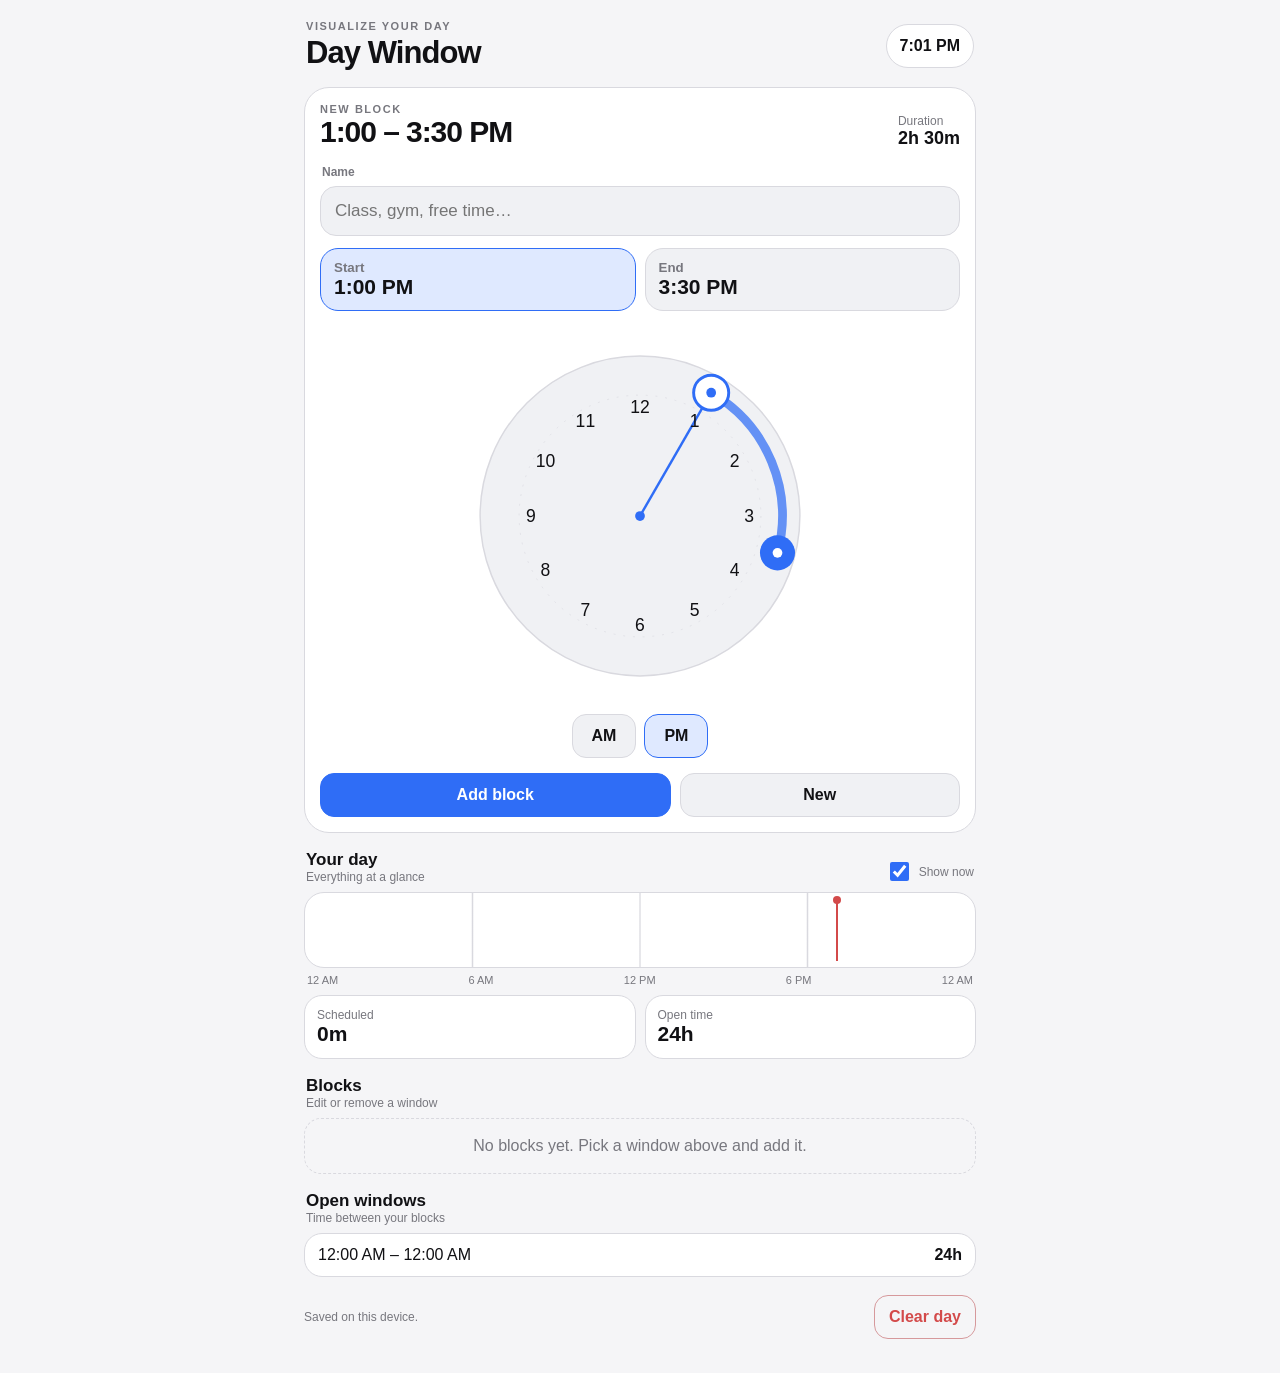
<file: index.html>
<!doctype html>
<html lang="en">
<head>
<meta charset="utf-8">
<meta name="viewport" content="width=device-width,initial-scale=1,viewport-fit=cover,user-scalable=no">
<meta name="theme-color" content="#0a0a0b">
<meta name="apple-mobile-web-app-capable" content="yes">
<meta name="apple-mobile-web-app-status-bar-style" content="black-translucent">
<meta name="apple-mobile-web-app-title" content="Day Window">
<link rel="manifest" href="manifest.webmanifest">
<link rel="icon" href="icon.svg">
<title>Day Window</title>
<style>
:root{color-scheme:light dark;--bg:#f5f5f7;--panel:#fff;--panel2:#f0f1f4;--text:#111114;--muted:#77777e;--border:#d9d9df;--accent:#2f6df6;--soft:#dfe9ff;--danger:#d34a4a}
@media(prefers-color-scheme:dark){:root{--bg:#090a0c;--panel:#15161a;--panel2:#1d1e23;--text:#f5f5f7;--muted:#9b9ba3;--border:#2d2f36;--accent:#729aff;--soft:#1f315f;--danger:#ff7373}}
*{box-sizing:border-box}html,body{margin:0;background:var(--bg);color:var(--text);font-family:-apple-system,BlinkMacSystemFont,"SF Pro Display","Segoe UI",sans-serif}body{padding:env(safe-area-inset-top) 0 env(safe-area-inset-bottom);min-height:100dvh}button,input{font:inherit}button{cursor:pointer}.app{width:min(100%,700px);margin:auto;padding:18px 14px 34px}.top{display:flex;justify-content:space-between;align-items:center;gap:12px;margin:2px 2px 16px}.eyebrow{font-size:11px;text-transform:uppercase;letter-spacing:.14em;color:var(--muted);font-weight:800}.top h1{margin:3px 0 0;font-size:31px;letter-spacing:-.03em}.nowBtn{min-height:44px;padding:0 13px;border-radius:999px;border:1px solid var(--border);background:var(--panel);color:var(--text);font-weight:800}.card{background:var(--panel);border:1px solid var(--border);border-radius:25px;padding:15px}.summary{display:flex;justify-content:space-between;align-items:flex-end;gap:16px;flex-wrap:wrap}.range{font-size:30px;font-weight:850;letter-spacing:-.035em;font-variant-numeric:tabular-nums}.duration{font-size:18px;font-weight:800;font-variant-numeric:tabular-nums}.muted{color:var(--muted)}label.small{display:block;font-size:12px;color:var(--muted);font-weight:800;margin:16px 0 7px 2px}.titleInput{width:100%;height:50px;border-radius:16px;border:1px solid var(--border);background:var(--panel2);color:var(--text);padding:0 14px;font-size:17px;outline:none}.titleInput:focus{border-color:var(--accent)}.tabs{display:grid;grid-template-columns:1fr 1fr;gap:9px;margin-top:12px}.tab{min-height:63px;border-radius:18px;border:1px solid var(--border);background:var(--panel2);color:var(--text);padding:9px 13px;text-align:left}.tab.active{border-color:var(--accent);background:var(--soft)}.tab small{display:block;color:var(--muted);font-weight:800}.tab strong{font-size:21px;font-variant-numeric:tabular-nums}.dialWrap{display:flex;justify-content:center;margin:10px 0 3px}#dial{display:block;width:min(100%,390px);aspect-ratio:1;touch-action:none}.period{display:flex;justify-content:center;gap:8px}.period button,.primary,.secondary,.danger,.icon{min-height:44px;border-radius:14px;border:1px solid var(--border);font-weight:800}.period button,.secondary,.icon{background:var(--panel2);color:var(--text)}.period button{padding:0 19px}.period button.active{border-color:var(--accent);background:var(--soft)}.actions{display:flex;gap:9px;flex-wrap:wrap;margin-top:15px}.primary{flex:1 1 180px;background:var(--accent);border-color:var(--accent);color:white;padding:0 16px}.secondary{flex:1 1 110px;padding:0 16px}.section{margin-top:17px}.sectionHead{display:flex;justify-content:space-between;align-items:end;gap:10px;margin:0 2px 8px}.sectionTitle{font-size:17px;font-weight:850}.sectionNote{font-size:12px;color:var(--muted)}.dayStrip{position:relative;height:76px;border:1px solid var(--border);border-radius:20px;background:var(--panel);overflow:hidden}.gridlines{position:absolute;inset:0;background:linear-gradient(to right,transparent 24.8%,var(--border) 25%,transparent 25.2%,transparent 49.8%,var(--border) 50%,transparent 50.2%,transparent 74.8%,var(--border) 75%,transparent 75.2%)}.seg{position:absolute;top:11px;bottom:11px;border-radius:14px;background:var(--soft);border:1px solid var(--accent);min-width:3px}.nowLine{position:absolute;top:6px;bottom:6px;width:2px;background:var(--danger);z-index:5}.nowDot{position:absolute;top:3px;width:8px;height:8px;margin-left:-3px;border-radius:50%;background:var(--danger);z-index:6}.labels{display:flex;justify-content:space-between;color:var(--muted);font-size:11px;margin:6px 3px 0}.stats{display:grid;grid-template-columns:1fr 1fr;gap:9px;margin-top:9px}.stat{background:var(--panel);border:1px solid var(--border);border-radius:18px;padding:12px}.stat span{display:block;color:var(--muted);font-size:12px}.stat strong{font-size:21px;font-variant-numeric:tabular-nums}.toggle{display:flex;align-items:center;gap:7px;color:var(--muted);font-size:12px}.toggle input{width:19px;height:19px;accent-color:var(--accent)}.list{display:flex;flex-direction:column;gap:9px}.row,.gap{background:var(--panel);border:1px solid var(--border);border-radius:18px;padding:12px 13px}.row{display:grid;grid-template-columns:minmax(0,1fr) auto;gap:10px;align-items:center}.rowTitle{font-weight:850;white-space:nowrap;overflow:hidden;text-overflow:ellipsis}.rowTime{margin-top:3px;color:var(--muted);font-size:13px;font-variant-numeric:tabular-nums}.rowActions{display:flex;gap:6px}.icon{width:42px;padding:0;font-size:17px}.gap{display:flex;justify-content:space-between;gap:12px}.gap strong{font-variant-numeric:tabular-nums}.empty{border:1px dashed var(--border);border-radius:17px;padding:18px;text-align:center;color:var(--muted)}.footer{display:flex;justify-content:space-between;align-items:center;gap:10px;flex-wrap:wrap;margin-top:18px}.danger{padding:0 14px;background:transparent;color:var(--danger);border-color:color-mix(in srgb,var(--danger) 45%,var(--border))}@media(max-width:420px){.app{padding-left:11px;padding-right:11px}.card{padding:13px}.range{font-size:27px}}
</style>
</head>
<body>
<main class="app">
<header class="top"><div><div class="eyebrow">Visualize your day</div><h1>Day Window</h1></div><button id="jumpNow" class="nowBtn" type="button">Now</button></header>
<section class="card">
<div class="summary"><div><div id="editLabel" class="eyebrow">New block</div><div id="range" class="range">1:00 – 3:30 PM</div></div><div><div class="muted" style="font-size:12px">Duration</div><div id="duration" class="duration">2h 30m</div></div></div>
<label class="small" for="title">Name</label><input id="title" class="titleInput" maxlength="40" placeholder="Class, gym, free time…">
<div class="tabs"><button id="startTab" class="tab active" type="button"><small>Start</small><strong id="startText">1:00 PM</strong></button><button id="endTab" class="tab" type="button"><small>End</small><strong id="endText">3:30 PM</strong></button></div>
<div class="dialWrap"><svg id="dial" viewBox="0 0 400 400" tabindex="0" role="slider" aria-label="Time picker"><circle cx="200" cy="200" r="164" fill="var(--panel2)" stroke="var(--border)" stroke-width="1.5"/><circle cx="200" cy="200" r="124" fill="none" stroke="var(--border)" stroke-width="1" stroke-dasharray="2 8" opacity=".65"/><path id="arc" fill="none" stroke="var(--accent)" stroke-width="9" stroke-linecap="round" opacity=".72"/><line id="line" x1="200" y1="200" x2="200" y2="54" stroke="var(--accent)" stroke-width="2.5"/><circle cx="200" cy="200" r="5" fill="var(--accent)"/><g id="nums"></g><g id="startHandle"><circle r="18" fill="var(--panel)" stroke="var(--accent)" stroke-width="3"/><circle r="5" fill="var(--accent)"/></g><g id="endHandle"><circle r="18" fill="var(--accent)"/><circle r="5" fill="var(--panel)"/></g></svg></div>
<div class="period"><button id="am" type="button">AM</button><button id="pm" type="button" class="active">PM</button></div>
<div class="actions"><button id="save" class="primary" type="button">Add block</button><button id="new" class="secondary" type="button">New</button></div>
</section>
<section class="section"><div class="sectionHead"><div><div class="sectionTitle">Your day</div><div class="sectionNote">Everything at a glance</div></div><label class="toggle"><input id="showNow" type="checkbox" checked> Show now</label></div><div class="dayStrip"><div class="gridlines"></div><div id="segments"></div><div id="nowLine" class="nowLine"></div><div id="nowDot" class="nowDot"></div></div><div class="labels"><span>12 AM</span><span>6 AM</span><span>12 PM</span><span>6 PM</span><span>12 AM</span></div><div class="stats"><div class="stat"><span>Scheduled</span><strong id="scheduled">0h</strong></div><div class="stat"><span>Open time</span><strong id="open">24h</strong></div></div></section>
<section class="section"><div class="sectionHead"><div><div class="sectionTitle">Blocks</div><div class="sectionNote">Edit or remove a window</div></div></div><div id="blocks" class="list"></div></section>
<section class="section"><div class="sectionHead"><div><div class="sectionTitle">Open windows</div><div class="sectionNote">Time between your blocks</div></div></div><div id="gaps" class="list"></div></section>
<div class="footer"><span class="sectionNote">Saved on this device.</span><button id="clear" class="danger" type="button">Clear day</button></div>
</main>
<script>
(()=>{
const $=s=>document.querySelector(s),key='day-window-v2';let start=780,end=930,active='start',editing=null,drag=false,blocks=[],showNow=true;
const e={dial:$('#dial'),arc:$('#arc'),line:$('#line'),nums:$('#nums'),sh:$('#startHandle'),eh:$('#endHandle'),startTab:$('#startTab'),endTab:$('#endTab'),startText:$('#startText'),endText:$('#endText'),range:$('#range'),duration:$('#duration'),am:$('#am'),pm:$('#pm'),title:$('#title'),save:$('#save'),newBtn:$('#new'),editLabel:$('#editLabel'),segments:$('#segments'),scheduled:$('#scheduled'),open:$('#open'),blocks:$('#blocks'),gaps:$('#gaps'),showNow:$('#showNow'),nowLine:$('#nowLine'),nowDot:$('#nowDot'),jumpNow:$('#jumpNow'),clear:$('#clear')};
const pad=n=>String(n).padStart(2,'0');
function fmt(t,p=true){t=((t%1440)+1440)%1440;const h24=Math.floor(t/60),m=t%60,ap=h24>=12?'PM':'AM';let h=h24%12;if(!h)h=12;return `${h}:${pad(m)}${p?' '+ap:''}`}
function dur(a,b){let d=b-a;if(d<=0)d+=1440;return d}
function fmtDur(m){const h=Math.floor(m/60),r=m%60;return `${h?h+'h':''}${h&&r?' ':''}${r?r+'m':''}`||'0m'}
function polar(t,r=146){const m=((t%720)+720)%720,a=m/720*Math.PI*2-Math.PI/2;return{x:200+Math.cos(a)*r,y:200+Math.sin(a)*r}}
function arcPath(a,b){const p1=polar(a),p2=polar(b);let d=((b%720)-(a%720)+720)%720;if(d===0&&a!==b)d=720;return `M ${p1.x} ${p1.y} A 146 146 0 ${d>360?1:0} 1 ${p2.x} ${p2.y}`}
function saveLocal(){localStorage.setItem(key,JSON.stringify({blocks,showNow}))}
function load(){try{const d=JSON.parse(localStorage.getItem(key)||'{}');if(Array.isArray(d.blocks))blocks=d.blocks;if(typeof d.showNow==='boolean')showNow=d.showNow}catch{}e.showNow.checked=showNow}
function setActive(v){active=v;e.startTab.classList.toggle('active',v==='start');e.endTab.classList.toggle('active',v==='end');renderEditor()}
function renderEditor(){const s=polar(start),z=polar(end),c=active==='start'?s:z;e.sh.setAttribute('transform',`translate(${s.x} ${s.y})`);e.eh.setAttribute('transform',`translate(${z.x} ${z.y})`);e.arc.setAttribute('d',arcPath(start,end));e.line.setAttribute('x2',c.x);e.line.setAttribute('y2',c.y);e.startText.textContent=fmt(start);e.endText.textContent=fmt(end);const same=(start<720)===(end<720);e.range.textContent=`${same?fmt(start,false):fmt(start)} – ${fmt(end)}`;e.duration.textContent=fmtDur(dur(start,end));const v=active==='start'?start:end,pm=v>=720;e.am.classList.toggle('active',!pm);e.pm.classList.toggle('active',pm);e.editLabel.textContent=editing?'Editing block':'New block';e.save.textContent=editing?'Save changes':'Add block';e.dial.setAttribute('aria-valuetext',`${active} ${fmt(v)}`)}
function setPeriod(pm){let v=active==='start'?start:end;if((v>=720)!==pm)v+=pm?720:-720;if(active==='start')start=v;else end=v;renderEditor()}
function pointerM(ev){const r=e.dial.getBoundingClientRect(),x=(ev.clientX-r.left)/r.width*400,y=(ev.clientY-r.top)/r.height*400;let a=Math.atan2(y-200,x-200)+Math.PI/2;if(a<0)a+=Math.PI*2;let m=Math.round(a/(Math.PI*2)*720/5)*5;if(m>=720)m=0;const c=active==='start'?start:end;return m+(c>=720?720:0)}
function pointerUpdate(ev){const v=pointerM(ev);if(active==='start')start=v;else end=v;renderEditor()}
[12,1,2,3,4,5,6,7,8,9,10,11].forEach((n,i)=>{const a=i/12*Math.PI*2-Math.PI/2,x=200+Math.cos(a)*112,y=200+Math.sin(a)*112+6,t=document.createElementNS('http://www.w3.org/2000/svg','text');t.setAttribute('x',x);t.setAttribute('y',y);t.setAttribute('text-anchor','middle');t.setAttribute('font-size','18');t.setAttribute('fill','var(--text)');t.textContent=n;e.nums.appendChild(t)});
function split(b){return b.end>b.start?[[b.start,b.end]]:[[b.start,1440],[0,b.end]]}
function union(){const a=blocks.flatMap(split).sort((x,y)=>x[0]-y[0]),o=[];for(const n of a){if(!o.length||n[0]>o[o.length-1][1])o.push([...n]);else o[o.length-1][1]=Math.max(o[o.length-1][1],n[1])}return o}
function gapList(){const u=union(),g=[];if(!u.length)return[[0,1440]];if(u[0][0]>0)g.push([0,u[0][0]]);for(let i=0;i<u.length-1;i++)if(u[i][1]<u[i+1][0])g.push([u[i][1],u[i+1][0]]);if(u[u.length-1][1]<1440)g.push([u[u.length-1][1],1440]);return g}
function renderTimeline(){e.segments.innerHTML='';blocks.forEach(b=>split(b).forEach(([a,z])=>{const d=document.createElement('div');d.className='seg';d.style.left=`${a/14.4}%`;d.style.width=`${Math.max((z-a)/14.4,.4)}%`;d.title=`${b.title}: ${fmt(b.start)} – ${fmt(b.end)}`;e.segments.appendChild(d)}));const s=union().reduce((n,[a,z])=>n+z-a,0);e.scheduled.textContent=fmtDur(s);e.open.textContent=fmtDur(1440-s)}
function renderBlocks(){e.blocks.innerHTML='';if(!blocks.length){e.blocks.innerHTML='<div class="empty">No blocks yet. Pick a window above and add it.</div>';return}blocks.slice().sort((a,b)=>a.start-b.start).forEach(b=>{const r=document.createElement('div');r.className='row';const m=document.createElement('div');m.innerHTML='<div class="rowTitle"></div><div class="rowTime"></div>';m.querySelector('.rowTitle').textContent=b.title||'Untitled block';m.querySelector('.rowTime').textContent=`${fmt(b.start)} – ${fmt(b.end)} · ${fmtDur(dur(b.start,b.end))}`;const a=document.createElement('div');a.className='rowActions';const ed=document.createElement('button');ed.className='icon';ed.type='button';ed.textContent='✎';ed.setAttribute('aria-label','Edit '+b.title);const del=document.createElement('button');del.className='icon';del.type='button';del.textContent='×';del.setAttribute('aria-label','Delete '+b.title);ed.onclick=()=>editBlock(b.id);del.onclick=()=>deleteBlock(b.id);a.append(ed,del);r.append(m,a);e.blocks.appendChild(r)})}
function renderGaps(){e.gaps.innerHTML='';gapList().forEach(([a,z])=>{const r=document.createElement('div');r.className='gap';r.innerHTML=`<span>${fmt(a)} – ${z===1440?'12:00 AM':fmt(z)}</span><strong>${fmtDur(z-a)}</strong>`;e.gaps.appendChild(r)})}
function updateNow(){const n=new Date(),m=n.getHours()*60+n.getMinutes(),l=m/14.4;[e.nowLine,e.nowDot].forEach(x=>{x.style.left=l+'%';x.style.display=showNow?'block':'none'});e.jumpNow.textContent=fmt(m)}
function renderAll(){renderEditor();renderTimeline();renderBlocks();renderGaps();updateNow()}
function newBlock(){editing=null;start=780;end=930;active='start';e.title.value='';setActive('start')}
function saveBlock(){const title=(e.title.value||'Untitled block').trim().slice(0,40),data={id:editing||String(Date.now()),title,start,end};if(editing){const i=blocks.findIndex(b=>b.id===editing);if(i>=0)blocks[i]=data}else blocks.push(data);saveLocal();newBlock();renderAll()}
function editBlock(id){const b=blocks.find(x=>x.id===id);if(!b)return;editing=id;start=b.start;end=b.end;active='start';e.title.value=b.title;window.scrollTo({top:0,behavior:'smooth'});setActive('start')}
function deleteBlock(id){blocks=blocks.filter(b=>b.id!==id);if(editing===id)newBlock();saveLocal();renderAll()}
e.startTab.onclick=()=>setActive('start');e.endTab.onclick=()=>setActive('end');e.am.onclick=()=>setPeriod(false);e.pm.onclick=()=>setPeriod(true);e.save.onclick=saveBlock;e.newBtn.onclick=newBlock;e.showNow.onchange=()=>{showNow=e.showNow.checked;saveLocal();updateNow()};e.jumpNow.onclick=()=>{const n=new Date(),m=Math.round((n.getHours()*60+n.getMinutes())/5)*5%1440;editing=null;start=m;end=(m+60)%1440;active='start';e.title.value='';setActive('start');window.scrollTo({top:0,behavior:'smooth'})};e.clear.onclick=()=>{if(confirm('Clear all blocks for this day?')){blocks=[];editing=null;saveLocal();renderAll()}};
e.dial.addEventListener('pointerdown',ev=>{drag=true;e.dial.setPointerCapture(ev.pointerId);const t=pointerM(ev),cd=(a,b)=>Math.abs((((a-b)+720)%1440)-720);active=cd(t,start)<=cd(t,end)?'start':'end';setActive(active);pointerUpdate(ev)});e.dial.addEventListener('pointermove',ev=>{if(drag)pointerUpdate(ev)});e.dial.addEventListener('pointerup',()=>drag=false);e.dial.addEventListener('pointercancel',()=>drag=false);e.dial.addEventListener('keydown',ev=>{if(!['ArrowLeft','ArrowRight','ArrowUp','ArrowDown'].includes(ev.key))return;ev.preventDefault();const d=(ev.key==='ArrowRight'||ev.key==='ArrowUp')?5:-5;if(active==='start')start=(start+d+1440)%1440;else end=(end+d+1440)%1440;renderEditor()});
load();renderAll();setInterval(updateNow,30000);if('serviceWorker'in navigator)navigator.serviceWorker.register('./sw.js').catch(()=>{});
})();
</script>
</body>
</html>
</file>
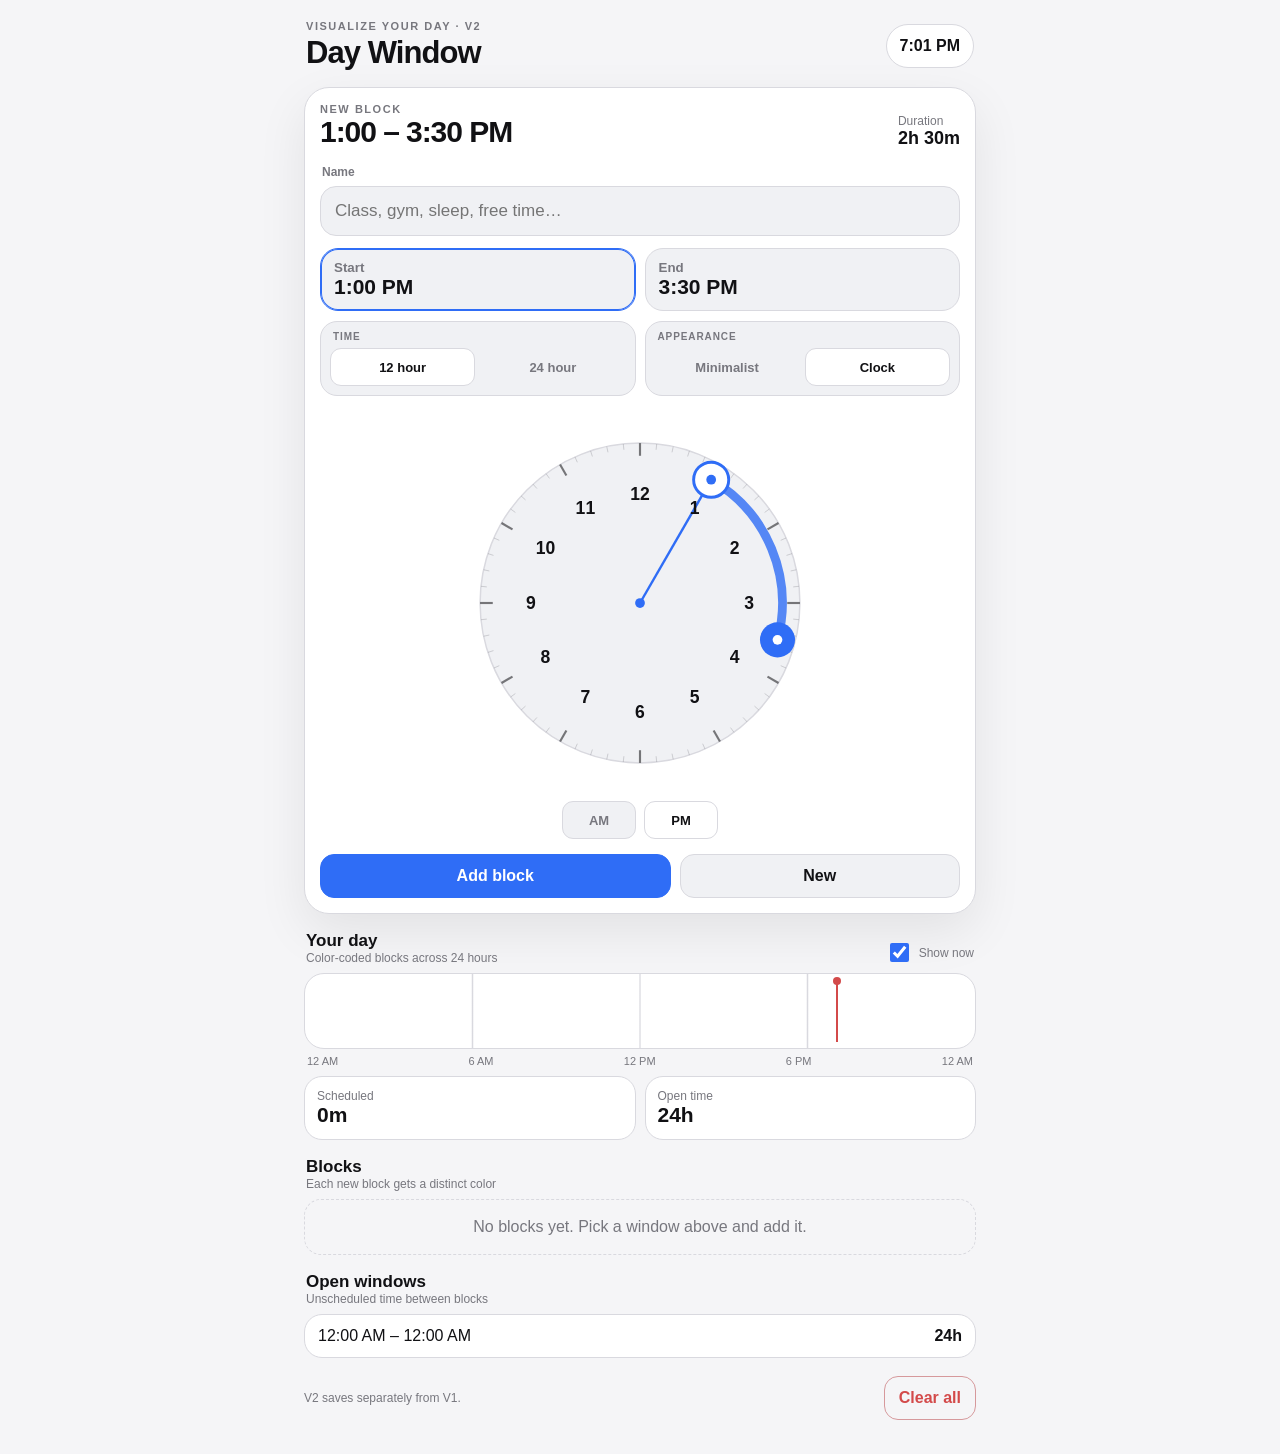
<file: versions/v2/index.html>
<!doctype html>
<html lang="en">
<head>
<meta charset="utf-8">
<meta name="viewport" content="width=device-width,initial-scale=1,viewport-fit=cover,user-scalable=no">
<meta name="theme-color" content="#0a0a0b">
<meta name="apple-mobile-web-app-capable" content="yes">
<meta name="apple-mobile-web-app-status-bar-style" content="black-translucent">
<meta name="apple-mobile-web-app-title" content="Day Window V2">
<link rel="manifest" href="manifest.webmanifest">
<link rel="icon" href="icon.svg">
<link rel="stylesheet" href="app.css">
<title>Day Window V2</title>
</head>
<body>
<main class="app">
<header class="top"><div><div class="eyebrow">Visualize your day · V2</div><h1>Day Window</h1></div><button id="jumpNow" class="pill" type="button">Now</button></header>
<section class="card">
<div class="summary"><div><div id="editLabel" class="eyebrow">New block</div><div id="range" class="range">1:00 – 3:30 PM</div></div><div><div class="muted small">Duration</div><div id="duration" class="duration">2h 30m</div></div></div>
<label class="label" for="title">Name</label><input id="title" class="title" maxlength="40" placeholder="Class, gym, sleep, free time…">
<div class="tabs"><button id="startTab" class="tab active" type="button"><small>Start</small><strong id="startText">1:00 PM</strong></button><button id="endTab" class="tab" type="button"><small>End</small><strong id="endText">3:30 PM</strong></button></div>
<div class="settings">
<div class="setting"><span>Time</span><div class="seg"><button id="format12" class="on" type="button">12 hour</button><button id="format24" type="button">24 hour</button></div></div>
<div class="setting"><span>Appearance</span><div class="seg"><button id="minimal" type="button">Minimalist</button><button id="clock" class="on" type="button">Clock</button></div></div>
</div>
<div class="dialWrap"><svg id="dial" viewBox="0 0 400 400" role="slider" tabindex="0" aria-label="Time picker"><circle cx="200" cy="200" r="164" fill="var(--panel2)" stroke="var(--border)" stroke-width="1.5"/><g id="savedArcs"></g><g id="ticks"></g><path id="arc" fill="none" stroke-width="9" stroke-linecap="round" opacity=".8"/><line id="line" x1="200" y1="200" x2="200" y2="54" stroke="var(--accent)" stroke-width="2.5"/><circle cx="200" cy="200" r="5" fill="var(--accent)"/><g id="nums"></g><g id="startHandle"><circle r="18" fill="var(--panel)" stroke="var(--accent)" stroke-width="3"/><circle r="5" fill="var(--accent)"/></g><g id="endHandle"><circle r="18" fill="var(--accent)"/><circle r="5" fill="var(--panel)"/></g></svg></div>
<div class="period"><button id="am" type="button">AM</button><button id="pm" type="button" class="on">PM</button></div>
<div class="actions"><button id="save" class="primary" type="button">Add block</button><button id="new" class="secondary" type="button">New</button></div>
</section>
<section class="section"><div class="sectionHead"><div><div class="sectionTitle">Your day</div><div class="small muted">Color-coded blocks across 24 hours</div></div><label class="toggle"><input id="showNow" type="checkbox" checked> Show now</label></div><div class="dayStrip"><div class="grid"></div><div id="segments"></div><div id="nowLine" class="nowLine"></div><div id="nowDot" class="nowDot"></div></div><div class="labels"><span>12 AM</span><span>6 AM</span><span>12 PM</span><span>6 PM</span><span>12 AM</span></div><div class="stats"><div class="stat"><span>Scheduled</span><strong id="scheduled">0h</strong></div><div class="stat"><span>Open time</span><strong id="open">24h</strong></div></div></section>
<section class="section"><div class="sectionHead"><div><div class="sectionTitle">Blocks</div><div class="small muted">Each new block gets a distinct color</div></div></div><div id="blocks" class="list"></div></section>
<section class="section"><div class="sectionHead"><div><div class="sectionTitle">Open windows</div><div class="small muted">Unscheduled time between blocks</div></div></div><div id="gaps" class="list"></div></section>
<div class="footer"><span class="small muted">V2 saves separately from V1.</span><button id="clear" class="danger" type="button">Clear all</button></div>
</main>
<script src="app.js"></script>
</body>
</html>
</file>
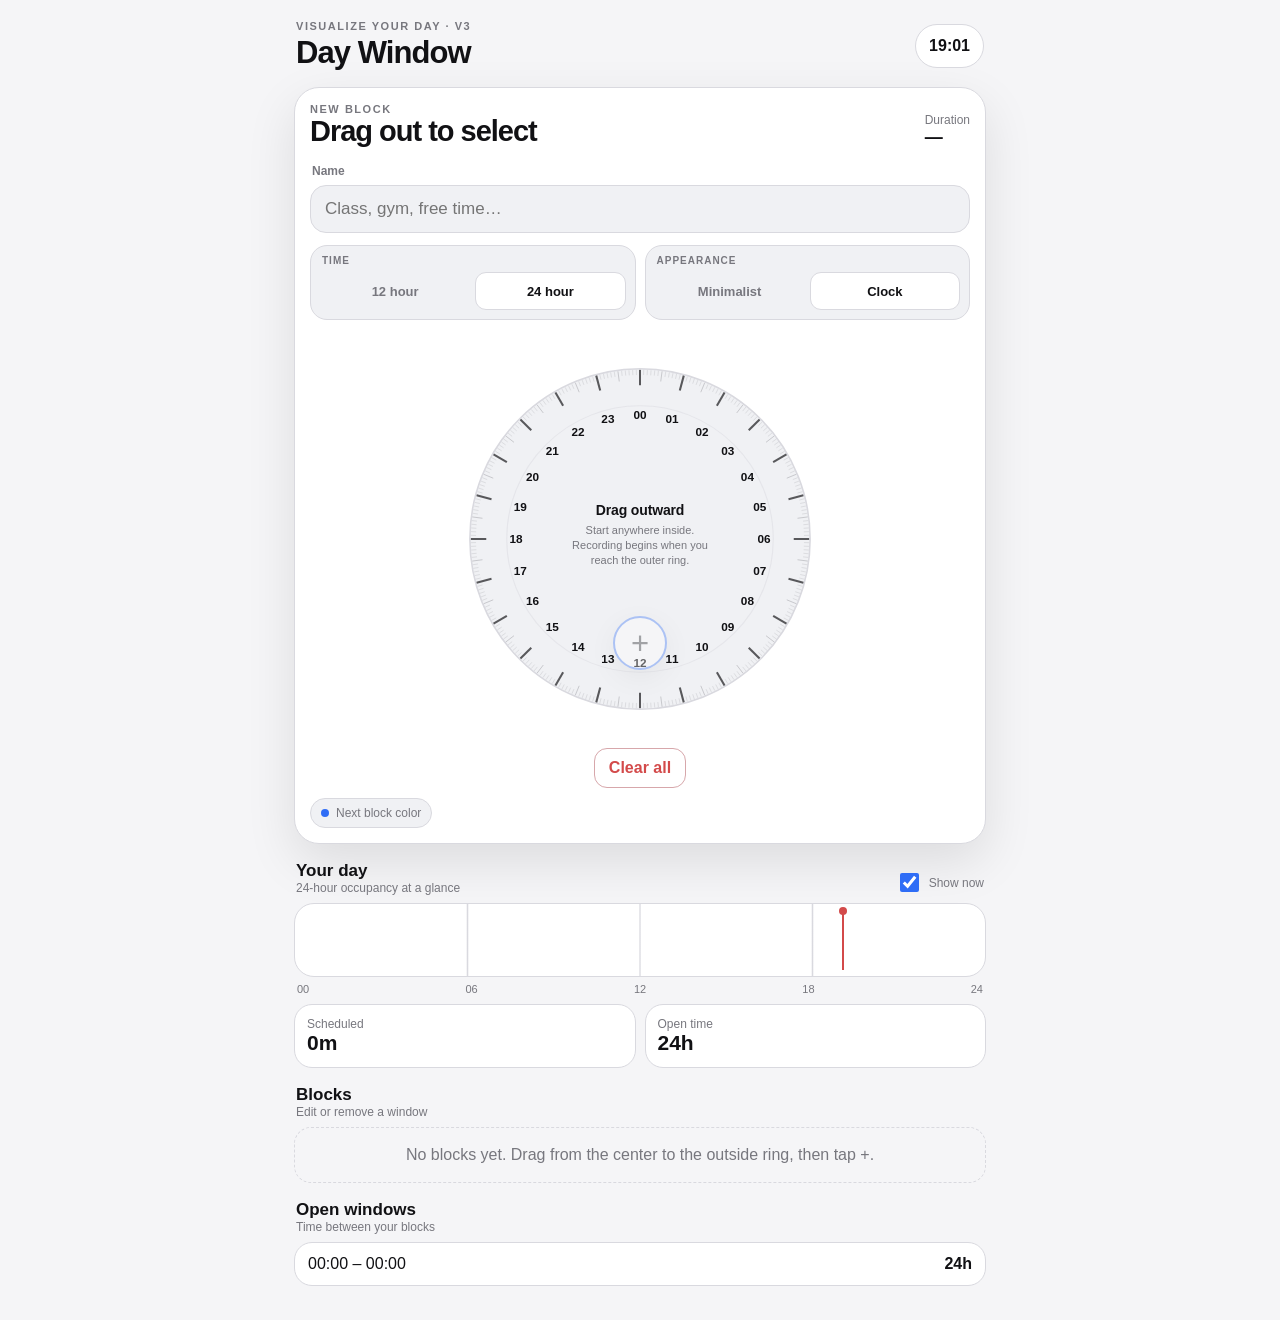
<file: versions/v3/index.html>
<!doctype html>
<html lang="en">
<head>
<meta charset="utf-8">
<meta name="viewport" content="width=device-width,initial-scale=1,viewport-fit=cover,user-scalable=no">
<meta name="theme-color" content="#0a0a0b">
<meta name="apple-mobile-web-app-capable" content="yes">
<meta name="apple-mobile-web-app-status-bar-style" content="black-translucent">
<meta name="apple-mobile-web-app-title" content="Day Window V3">
<link rel="manifest" href="manifest.webmanifest">
<link rel="icon" href="icon.svg" type="image/svg+xml">
<title>Day Window V3</title>
<style>
:root{color-scheme:light dark;--bg:#f5f5f7;--panel:#fff;--panel2:#f0f1f4;--text:#111114;--muted:#77777e;--border:#d9d9df;--accent:#2f6df6;--soft:#dfe9ff;--danger:#d34a4a;--shadow:0 18px 50px rgba(0,0,0,.10)}
@media(prefers-color-scheme:dark){:root{--bg:#090a0c;--panel:#15161a;--panel2:#1d1e23;--text:#f5f5f7;--muted:#9b9ba3;--border:#2d2f36;--accent:#729aff;--soft:#1f315f;--danger:#ff7373;--shadow:0 18px 50px rgba(0,0,0,.28)}}
*{box-sizing:border-box}html,body{margin:0;background:var(--bg);color:var(--text);font-family:-apple-system,BlinkMacSystemFont,"SF Pro Display","Segoe UI",sans-serif}body{min-height:100dvh;padding:env(safe-area-inset-top) 0 env(safe-area-inset-bottom)}button,input{font:inherit}button{cursor:pointer}.app{width:min(100%,720px);margin:auto;padding:18px 14px 34px}.top{display:flex;justify-content:space-between;align-items:center;gap:12px;margin:2px 2px 16px}.eyebrow{font-size:11px;text-transform:uppercase;letter-spacing:.14em;color:var(--muted);font-weight:800}.top h1{margin:3px 0 0;font-size:31px;letter-spacing:-.03em}.nowBtn{min-height:44px;padding:0 13px;border-radius:999px;border:1px solid var(--border);background:var(--panel);color:var(--text);font-weight:800}.card{background:var(--panel);border:1px solid var(--border);border-radius:25px;padding:15px;box-shadow:var(--shadow)}
.summary{display:flex;justify-content:space-between;align-items:flex-end;gap:16px;flex-wrap:wrap}.range{font-size:29px;font-weight:850;letter-spacing:-.035em;font-variant-numeric:tabular-nums}.duration{font-size:18px;font-weight:800;font-variant-numeric:tabular-nums}.muted{color:var(--muted)}label.small{display:block;font-size:12px;color:var(--muted);font-weight:800;margin:16px 0 7px 2px}.titleInput{width:100%;height:48px;border-radius:16px;border:1px solid var(--border);background:var(--panel2);color:var(--text);padding:0 14px;font-size:17px;outline:none}.titleInput:focus{border-color:var(--accent)}
.settings{display:grid;grid-template-columns:1fr 1fr;gap:9px;margin-top:12px}.setting{border:1px solid var(--border);background:var(--panel2);border-radius:17px;padding:9px}.settingLabel{display:block;color:var(--muted);font-size:10px;font-weight:850;text-transform:uppercase;letter-spacing:.10em;margin:0 0 6px 2px}.segmented{display:grid;grid-template-columns:1fr 1fr;gap:5px}.seg{height:38px;border:1px solid transparent;border-radius:11px;background:transparent;color:var(--muted);font-weight:800;font-size:13px}.seg.on{background:var(--panel);color:var(--text);border-color:var(--border)}
.dialWrap{position:relative;display:flex;justify-content:center;margin:14px auto 3px;max-width:430px}.dialStage{position:relative;width:min(100%,410px);aspect-ratio:1}.dialStage svg{width:100%;height:100%;display:block;touch-action:none;overflow:visible}.gestureHint{position:absolute;left:50%;top:49%;transform:translate(-50%,-50%);width:148px;text-align:center;pointer-events:none}.gestureHint strong{display:block;font-size:14px;letter-spacing:-.01em}.gestureHint span{display:block;color:var(--muted);font-size:11px;line-height:1.35;margin-top:5px}.gestureHint.armed strong{color:var(--text)}.gestureHint.recording strong{font-size:18px}.gestureHint.recording span{font-size:12px}
.addDial{position:absolute;left:50%;bottom:18%;transform:translateX(-50%);width:54px;height:54px;border-radius:50%;border:2px solid var(--current,#2f6df6);background:var(--panel);color:var(--text);font-size:31px;line-height:1;font-weight:400;box-shadow:0 8px 22px rgba(0,0,0,.12);display:grid;place-items:center;z-index:5}.addDial:disabled{opacity:.35;cursor:default}.addDial:not(:disabled):active{transform:translateX(-50%) scale(.94)}.clearInline{display:flex;justify-content:center;margin-top:4px}.clearBtn{height:40px;padding:0 14px;border-radius:13px;border:1px solid color-mix(in srgb,var(--danger) 35%,var(--border));background:transparent;color:var(--danger);font-weight:800}.periodRow{display:flex;justify-content:center;gap:8px;margin-top:4px}.periodBtn{height:40px;padding:0 17px;border-radius:13px;border:1px solid var(--border);background:var(--panel2);color:var(--text);font-weight:800}.periodBtn.on{border-color:var(--accent);background:var(--soft)}.periodRow.hidden{display:none}
.statusPill{display:inline-flex;align-items:center;gap:7px;padding:7px 10px;border:1px solid var(--border);border-radius:999px;background:var(--panel2);font-size:12px;color:var(--muted);margin-top:10px}.statusDot{width:8px;height:8px;border-radius:50%;background:var(--current,#2f6df6)}
.section{margin-top:17px}.sectionHead{display:flex;justify-content:space-between;align-items:end;gap:10px;margin:0 2px 8px}.sectionTitle{font-size:17px;font-weight:850}.sectionNote{font-size:12px;color:var(--muted)}.dayStrip{position:relative;height:74px;border:1px solid var(--border);border-radius:20px;background:var(--panel);overflow:hidden}.gridlines{position:absolute;inset:0;background:linear-gradient(to right,transparent 24.8%,var(--border) 25%,transparent 25.2%,transparent 49.8%,var(--border) 50%,transparent 50.2%,transparent 74.8%,var(--border) 75%,transparent 75.2%)}.segBlock{position:absolute;top:10px;bottom:10px;border-radius:13px;min-width:3px}.nowLine{position:absolute;top:6px;bottom:6px;width:2px;background:var(--danger);z-index:5}.nowDot{position:absolute;top:3px;width:8px;height:8px;margin-left:-3px;border-radius:50%;background:var(--danger);z-index:6}.labels{display:flex;justify-content:space-between;color:var(--muted);font-size:11px;margin:6px 3px 0}.stats{display:grid;grid-template-columns:1fr 1fr;gap:9px;margin-top:9px}.stat{background:var(--panel);border:1px solid var(--border);border-radius:18px;padding:12px}.stat span{display:block;color:var(--muted);font-size:12px}.stat strong{font-size:21px;font-variant-numeric:tabular-nums}.toggle{display:flex;align-items:center;gap:7px;color:var(--muted);font-size:12px}.toggle input{width:19px;height:19px;accent-color:var(--accent)}
.list{display:flex;flex-direction:column;gap:9px}.row,.gapRow{background:var(--panel);border:1px solid var(--border);border-radius:18px;padding:12px 13px}.row{display:grid;grid-template-columns:minmax(0,1fr) auto;gap:10px;align-items:center}.rowTitle{font-weight:850;white-space:nowrap;overflow:hidden;text-overflow:ellipsis;display:flex;align-items:center;gap:8px}.dot{width:10px;height:10px;border-radius:50%;flex:0 0 auto}.rowTime{margin-top:3px;color:var(--muted);font-size:13px;font-variant-numeric:tabular-nums}.rowActions{display:flex;gap:6px}.icon{width:42px;height:42px;border-radius:13px;border:1px solid var(--border);background:var(--panel2);color:var(--text);font-size:17px}.gapRow{display:flex;justify-content:space-between;gap:12px}.gapRow strong{font-variant-numeric:tabular-nums}.empty{border:1px dashed var(--border);border-radius:17px;padding:18px;text-align:center;color:var(--muted)}
@media(max-width:520px){.settings{grid-template-columns:1fr}.app{padding-left:11px;padding-right:11px}.card{padding:13px}.range{font-size:26px}.dialWrap{margin-top:10px}.dialStage{width:min(100%,395px)}}
</style>
</head>
<body>
<main class="app">
<header class="top"><div><div class="eyebrow">Visualize your day · V3</div><h1>Day Window</h1></div><button id="jumpNow" class="nowBtn" type="button">Now</button></header>
<section class="card">
<div class="summary"><div><div id="editLabel" class="eyebrow">New block</div><div id="range" class="range">Drag out to select</div></div><div><div class="muted" style="font-size:12px">Duration</div><div id="duration" class="duration">—</div></div></div>
<label class="small" for="title">Name</label><input id="title" class="titleInput" maxlength="40" placeholder="Class, gym, free time…">
<div class="settings">
  <div class="setting"><span class="settingLabel">Time</span><div class="segmented"><button id="format12" class="seg" type="button">12 hour</button><button id="format24" class="seg on" type="button">24 hour</button></div></div>
  <div class="setting"><span class="settingLabel">Appearance</span><div class="segmented"><button id="minimal" class="seg" type="button">Minimalist</button><button id="clock" class="seg on" type="button">Clock</button></div></div>
</div>
<div class="dialWrap">
  <div class="dialStage">
    <svg id="dial" viewBox="0 0 400 400" aria-label="Day window radial selector">
      <circle cx="200" cy="200" r="166" fill="var(--panel2)" stroke="var(--border)" stroke-width="1.5"/>
      <circle cx="200" cy="200" r="130" fill="none" stroke="var(--border)" stroke-width="1" opacity=".5"/>
      <g id="savedArcs"></g>
      <g id="ticks"></g>
      <path id="previewArc" fill="none" stroke="var(--current)" stroke-width="11" stroke-linecap="round" opacity=".95"/>
      <line id="ghostLine" x1="200" y1="200" x2="200" y2="200" stroke="var(--current)" stroke-width="2" opacity="0"/>
      <g id="nums"></g>
      <g id="startHandle" opacity="0"><circle r="7" fill="var(--panel)" stroke="var(--current)" stroke-width="3"/></g>
      <g id="endHandle" opacity="0"><circle r="8" fill="var(--current)"/></g>
    </svg>
    <div id="gestureHint" class="gestureHint"><strong>Drag outward</strong><span>Start anywhere inside. Recording begins when you reach the outer ring.</span></div>
    <button id="addDial" class="addDial" type="button" aria-label="Add this time block" disabled>+</button>
  </div>
</div>
<div id="periodRow" class="periodRow hidden"><button id="am" class="periodBtn on" type="button">AM</button><button id="pm" class="periodBtn" type="button">PM</button></div>
<div class="clearInline"><button id="clear" class="clearBtn" type="button">Clear all</button></div>
<div class="statusPill"><span class="statusDot"></span><span id="statusText">Next block color</span></div>
</section>
<section class="section"><div class="sectionHead"><div><div class="sectionTitle">Your day</div><div class="sectionNote">24-hour occupancy at a glance</div></div><label class="toggle"><input id="showNow" type="checkbox" checked> Show now</label></div><div class="dayStrip"><div class="gridlines"></div><div id="segments"></div><div id="nowLine" class="nowLine"></div><div id="nowDot" class="nowDot"></div></div><div class="labels"><span>00</span><span>06</span><span>12</span><span>18</span><span>24</span></div><div class="stats"><div class="stat"><span>Scheduled</span><strong id="scheduled">0h</strong></div><div class="stat"><span>Open time</span><strong id="open">24h</strong></div></div></section>
<section class="section"><div class="sectionHead"><div><div class="sectionTitle">Blocks</div><div class="sectionNote">Edit or remove a window</div></div></div><div id="blocks" class="list"></div></section>
<section class="section"><div class="sectionHead"><div><div class="sectionTitle">Open windows</div><div class="sectionNote">Time between your blocks</div></div></div><div id="gaps" class="list"></div></section>
</main>
<script src="app.js"></script>
</body>
</html>
</file>
<file: versions/v2/app.css>
:root{color-scheme:light dark;--bg:#f5f5f7;--panel:#fff;--panel2:#f0f1f4;--text:#111114;--muted:#77777e;--border:#d9d9df;--accent:#2f6df6;--danger:#d34a4a;--shadow:0 18px 50px rgba(0,0,0,.08)}
@media(prefers-color-scheme:dark){:root{--bg:#090a0c;--panel:#15161a;--panel2:#1d1e23;--text:#f5f5f7;--muted:#9b9ba3;--border:#2d2f36;--accent:#729aff;--danger:#ff7373;--shadow:0 18px 50px rgba(0,0,0,.3)}}
*{box-sizing:border-box}html,body{margin:0;background:var(--bg);color:var(--text);font-family:-apple-system,BlinkMacSystemFont,"SF Pro Display","Segoe UI",sans-serif}body{padding:env(safe-area-inset-top) 0 env(safe-area-inset-bottom);min-height:100dvh}button,input{font:inherit}button{cursor:pointer}.app{width:min(100%,700px);margin:auto;padding:18px 14px 34px}.top{display:flex;justify-content:space-between;align-items:center;gap:12px;margin:2px 2px 16px}.eyebrow{font-size:11px;text-transform:uppercase;letter-spacing:.14em;color:var(--muted);font-weight:800}.top h1{margin:3px 0 0;font-size:31px;letter-spacing:-.03em}.pill{min-height:44px;padding:0 13px;border-radius:999px;border:1px solid var(--border);background:var(--panel);color:var(--text);font-weight:800}.card{background:var(--panel);border:1px solid var(--border);border-radius:25px;padding:15px;box-shadow:var(--shadow)}.summary{display:flex;justify-content:space-between;align-items:flex-end;gap:16px;flex-wrap:wrap}.range{font-size:30px;font-weight:850;letter-spacing:-.035em;font-variant-numeric:tabular-nums}.duration{font-size:18px;font-weight:800;font-variant-numeric:tabular-nums}.muted{color:var(--muted)}.small{font-size:12px}.label{display:block;font-size:12px;color:var(--muted);font-weight:800;margin:16px 0 7px 2px}.title{width:100%;height:50px;border-radius:16px;border:1px solid var(--border);background:var(--panel2);color:var(--text);padding:0 14px;font-size:17px;outline:none}.title:focus{border-color:var(--accent)}.tabs{display:grid;grid-template-columns:1fr 1fr;gap:9px;margin-top:12px}.tab{min-height:63px;border-radius:18px;border:1px solid var(--border);background:var(--panel2);color:var(--text);padding:9px 13px;text-align:left}.tab.active{border-color:var(--accent);box-shadow:inset 0 0 0 1px var(--accent)}.tab small{display:block;color:var(--muted);font-weight:800}.tab strong{font-size:21px;font-variant-numeric:tabular-nums}.settings{display:grid;grid-template-columns:1fr 1fr;gap:9px;margin-top:10px}.setting{background:var(--panel2);border:1px solid var(--border);border-radius:17px;padding:9px}.setting>span{display:block;font-size:10px;text-transform:uppercase;letter-spacing:.09em;color:var(--muted);font-weight:850;margin:0 0 6px 3px}.seg{display:grid;grid-template-columns:1fr 1fr;gap:5px}.seg button,.period button{min-height:38px;border-radius:11px;border:1px solid transparent;background:transparent;color:var(--muted);font-size:13px;font-weight:850}.seg button.on,.period button.on{background:var(--panel);border-color:var(--border);color:var(--text)}.dialWrap{display:flex;justify-content:center;margin:12px 0 3px}#dial{display:block;width:min(100%,390px);aspect-ratio:1;touch-action:none}.period{display:flex;justify-content:center;gap:8px}.period button{min-width:74px;background:var(--panel2);border-color:var(--border)}.actions{display:flex;gap:9px;flex-wrap:wrap;margin-top:15px}.primary,.secondary,.danger,.icon{min-height:44px;border-radius:14px;border:1px solid var(--border);font-weight:800}.primary{flex:1 1 180px;background:var(--accent);border-color:var(--accent);color:#fff;padding:0 16px}.secondary{flex:1 1 110px;background:var(--panel2);color:var(--text);padding:0 16px}.section{margin-top:17px}.sectionHead{display:flex;justify-content:space-between;align-items:end;gap:10px;margin:0 2px 8px}.sectionTitle{font-size:17px;font-weight:850}.dayStrip{position:relative;height:76px;border:1px solid var(--border);border-radius:20px;background:var(--panel);overflow:hidden}.grid{position:absolute;inset:0;background:linear-gradient(to right,transparent 24.8%,var(--border) 25%,transparent 25.2%,transparent 49.8%,var(--border) 50%,transparent 50.2%,transparent 74.8%,var(--border) 75%,transparent 75.2%)}.segBlock{position:absolute;top:11px;bottom:11px;border-radius:14px;min-width:3px}.nowLine{position:absolute;top:6px;bottom:6px;width:2px;background:var(--danger);z-index:5}.nowDot{position:absolute;top:3px;width:8px;height:8px;margin-left:-3px;border-radius:50%;background:var(--danger);z-index:6}.labels{display:flex;justify-content:space-between;color:var(--muted);font-size:11px;margin:6px 3px 0}.stats{display:grid;grid-template-columns:1fr 1fr;gap:9px;margin-top:9px}.stat{background:var(--panel);border:1px solid var(--border);border-radius:18px;padding:12px}.stat span{display:block;color:var(--muted);font-size:12px}.stat strong{font-size:21px;font-variant-numeric:tabular-nums}.toggle{display:flex;align-items:center;gap:7px;color:var(--muted);font-size:12px}.toggle input{width:19px;height:19px;accent-color:var(--accent)}.list{display:flex;flex-direction:column;gap:9px}.row,.gapRow{background:var(--panel);border:1px solid var(--border);border-radius:18px;padding:12px 13px}.row{display:grid;grid-template-columns:minmax(0,1fr) auto;gap:10px;align-items:center}.rowTitle{font-weight:850;white-space:nowrap;overflow:hidden;text-overflow:ellipsis}.dot{display:inline-block;width:10px;height:10px;border-radius:50%;margin-right:8px}.rowTime{margin-top:3px;color:var(--muted);font-size:13px;font-variant-numeric:tabular-nums}.rowActions{display:flex;gap:6px}.icon{width:42px;padding:0;font-size:17px;background:var(--panel2);color:var(--text)}.gapRow{display:flex;justify-content:space-between;gap:12px}.gapRow strong{font-variant-numeric:tabular-nums}.empty{border:1px dashed var(--border);border-radius:17px;padding:18px;text-align:center;color:var(--muted)}.footer{display:flex;justify-content:space-between;align-items:center;gap:10px;flex-wrap:wrap;margin-top:18px}.danger{padding:0 14px;background:transparent;color:var(--danger);border-color:color-mix(in srgb,var(--danger) 45%,var(--border))}@media(max-width:520px){.settings{grid-template-columns:1fr}}@media(max-width:420px){.app{padding-left:11px;padding-right:11px}.card{padding:13px}.range{font-size:27px}}
</file>
